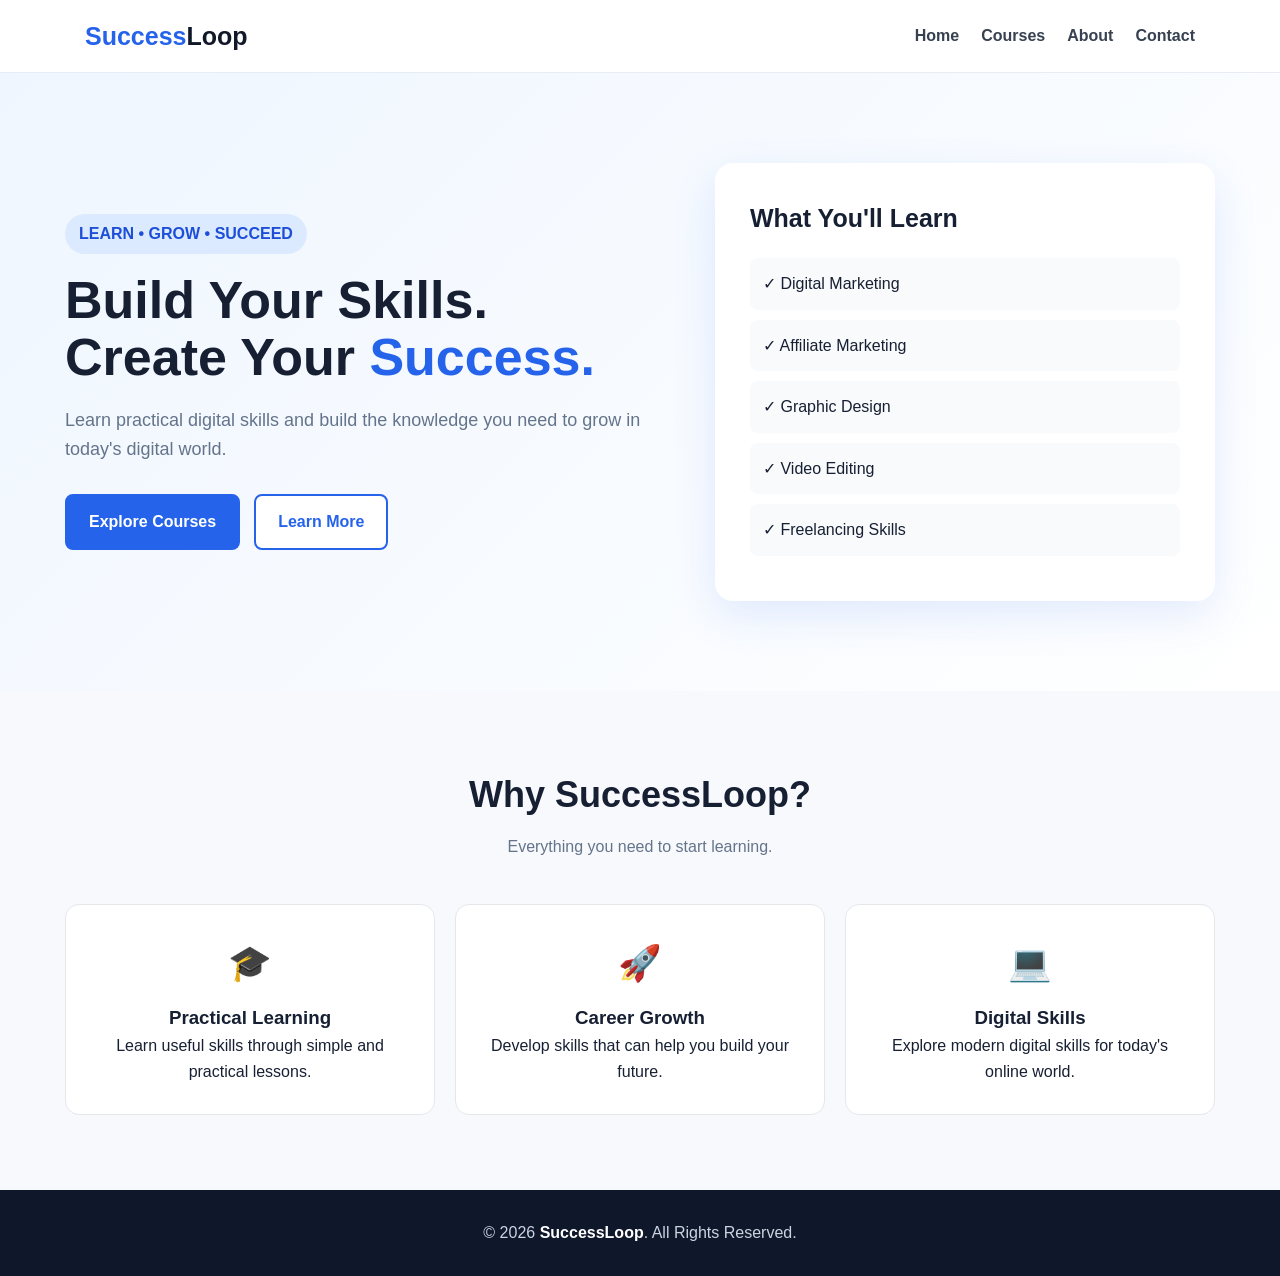
<file: Index.html>
<!DOCTYPE html>
<html lang="en">
<head>
<meta charset="UTF-8">
<meta name="viewport" content="width=device-width, initial-scale=1.0">

<title>SuccessLoop | Learn. Grow. Succeed.</title>

<style>
*{
  margin:0;
  padding:0;
  box-sizing:border-box;
}

html{
  scroll-behavior:smooth;
}

body{
  font-family:Arial, sans-serif;
  color:#172033;
  background:#f7f9fc;
  line-height:1.6;
}

a{
  text-decoration:none;
  color:inherit;
}

header{
  background:#ffffff;
  border-bottom:1px solid #e8edf5;
  position:sticky;
  top:0;
  z-index:1000;
}

.navbar{
  max-width:1150px;
  margin:auto;
  padding:16px 20px;
  display:flex;
  align-items:center;
  justify-content:space-between;
}

.logo{
  font-size:25px;
  font-weight:800;
  color:#2563eb;
}

.logo span{
  color:#111827;
}

nav{
  display:flex;
  gap:22px;
  align-items:center;
}

nav a{
  font-weight:600;
  color:#374151;
}

nav a:hover{
  color:#2563eb;
}

.menu{
  display:none;
  font-size:25px;
  cursor:pointer;
}

.hero{
  background:linear-gradient(135deg,#eff6ff,#ffffff);
  padding:90px 20px;
}

.hero-content{
  max-width:1150px;
  margin:auto;
  display:grid;
  grid-template-columns:1.2fr 1fr;
  gap:50px;
  align-items:center;
}

.badge{
  display:inline-block;
  background:#dbeafe;
  color:#1d4ed8;
  padding:7px 14px;
  border-radius:30px;
  font-weight:700;
  margin-bottom:18px;
}

.hero h1{
  font-size:52px;
  line-height:1.1;
  margin-bottom:20px;
}

.hero h1 span{
  color:#2563eb;
}

.hero p{
  color:#64748b;
  font-size:18px;
  margin-bottom:30px;
  max-width:600px;
}

.buttons{
  display:flex;
  gap:14px;
  flex-wrap:wrap;
}

.btn{
  display:inline-block;
  padding:13px 22px;
  border-radius:8px;
  font-weight:700;
  border:2px solid #2563eb;
  cursor:pointer;
}

.btn-primary{
  background:#2563eb;
  color:white;
}

.btn-primary:hover{
  background:#1d4ed8;
}

.btn-outline{
  color:#2563eb;
  background:white;
}

.btn-outline:hover{
  background:#eff6ff;
}

.hero-card{
  background:white;
  padding:35px;
  border-radius:18px;
  box-shadow:0 15px 45px rgba(37,99,235,.12);
}

.hero-card h3{
  font-size:25px;
  margin-bottom:20px;
}

.hero-card div{
  padding:13px;
  background:#f8fafc;
  border-radius:8px;
  margin-bottom:10px;
}

section{
  padding:75px 20px;
}

.container{
  max-width:1150px;
  margin:auto;
}

.section-title{
  text-align:center;
  margin-bottom:45px;
}

.section-title h2{
  font-size:36px;
  margin-bottom:10px;
}

.section-title p{
  color:#64748b;
}

.courses{
  display:grid;
  grid-template-columns:repeat(3,1fr);
  gap:25px;
}

.course{
  background:white;
  border:1px solid #e5e7eb;
  border-radius:15px;
  overflow:hidden;
  transition:.2s;
}

.course:hover{
  transform:translateY(-5px);
  box-shadow:0 15px 35px rgba(0,0,0,.08);
}

.course-top{
  padding:30px;
  background:#eff6ff;
}

.course-top h3{
  font-size:22px;
}

.course-body{
  padding:25px;
}

.course-body p{
  color:#64748b;
  margin-bottom:18px;
}

.price{
  font-size:24px;
  font-weight:800;
  margin-bottom:18px;
}

.features{
  display:grid;
  grid-template-columns:repeat(3,1fr);
  gap:20px;
}

.feature{
  background:white;
  padding:30px;
  border-radius:14px;
  border:1px solid #e5e7eb;
  text-align:center;
}

.feature-icon{
  font-size:35px;
  margin-bottom:12px;
}

.about{
  background:#111827;
  color:white;
}

.about p{
  color:#cbd5e1;
  max-width:750px;
  margin:0 auto 25px;
  text-align:center;
}

.contact-box{
  max-width:650px;
  margin:auto;
  background:white;
  padding:35px;
  border-radius:15px;
  box-shadow:0 10px 35px rgba(0,0,0,.07);
}

.form-group{
  margin-bottom:18px;
}

.form-group label{
  display:block;
  font-weight:700;
  margin-bottom:7px;
}

.form-group input,
.form-group textarea{
  width:100%;
  padding:13px;
  border:1px solid #d1d5db;
  border-radius:8px;
  font-size:15px;
}

.form-group textarea{
  min-height:120px;
  resize:vertical;
}

footer{
  background:#0f172a;
  color:#cbd5e1;
  text-align:center;
  padding:30px 20px;
}

footer strong{
  color:white;
}

.page{
  display:none;
  min-height:70vh;
}

.page.active{
  display:block;
}

.page-content{
  max-width:900px;
  margin:auto;
  padding:70px 20px;
}

.page-content h1{
  font-size:40px;
  margin-bottom:15px;
}

.page-content p{
  color:#64748b;
  margin-bottom:20px;
}

.course-detail{
  background:white;
  padding:30px;
  border-radius:15px;
  margin-top:25px;
  border:1px solid #e5e7eb;
}

.course-detail li{
  margin:10px 0 10px 20px;
}

@media(max-width:800px){

  nav{
    display:none;
    position:absolute;
    top:65px;
    left:0;
    width:100%;
    background:white;
    padding:20px;
    flex-direction:column;
    border-bottom:1px solid #ddd;
  }

  nav.show{
    display:flex;
  }

  .menu{
    display:block;
  }

  .hero-content{
    grid-template-columns:1fr;
  }

  .hero h1{
    font-size:40px;
  }

  .courses{
    grid-template-columns:1fr;
  }

  .features{
    grid-template-columns:1fr;
  }
}
</style>
</head>

<body>

<header>
  <div class="navbar">

    <a href="#home" class="logo">Success<span>Loop</span></a>

    <div class="menu" onclick="toggleMenu()">☰</div>

    <nav id="nav">
      <a href="#home" onclick="closeMenu()">Home</a>
      <a href="#courses" onclick="closeMenu()">Courses</a>
      <a href="#about" onclick="closeMenu()">About</a>
      <a href="#contact" onclick="closeMenu()">Contact</a>
    </nav>

  </div>
</header>


<!-- HOME -->

<div id="home" class="page active">

<section class="hero">

<div class="hero-content">

<div>

<span class="badge">LEARN • GROW • SUCCEED</span>

<h1>
Build Your Skills.<br>
Create Your <span>Success.</span>
</h1>

<p>
Learn practical digital skills and build the knowledge
you need to grow in today's digital world.
</p>

<div class="buttons">

<a href="#courses" class="btn btn-primary">
Explore Courses
</a>

<a href="#about" class="btn btn-outline">
Learn More
</a>

</div>

</div>


<div class="hero-card">

<h3>What You'll Learn</h3>

<div>✓ Digital Marketing</div>
<div>✓ Affiliate Marketing</div>
<div>✓ Graphic Design</div>
<div>✓ Video Editing</div>
<div>✓ Freelancing Skills</div>

</div>

</div>

</section>


<section id="features">

<div class="container">

<div class="section-title">
<h2>Why SuccessLoop?</h2>
<p>Everything you need to start learning.</p>
</div>

<div class="features">

<div class="feature">
<div class="feature-icon">🎓</div>
<h3>Practical Learning</h3>
<p>Learn useful skills through simple and practical lessons.</p>
</div>

<div class="feature">
<div class="feature-icon">🚀</div>
<h3>Career Growth</h3>
<p>Develop skills that can help you build your future.</p>
</div>

<div class="feature">
<div class="feature-icon">💻</div>
<h3>Digital Skills</h3>
<p>Explore modern digital skills for today's online world.</p>
</div>

</div>

</div>

</section>

</div>


<!-- COURSES -->

<div id="courses" class="page">

<section>

<div class="container">

<div class="section-title">
<h2>Our Courses</h2>
<p>Choose a skill and start learning.</p>
</div>

<div class="courses">


<div class="course">

<div class="course-top">
<h3>Digital Marketing</h3>
</div>

<div class="course-body">

<p>
Learn the fundamentals of digital marketing,
social media and online promotion.
</p>

<div class="price">₹799</div>

<a href="#digital-marketing" class="btn btn-primary">
View Course
</a>

</div>
</div>


<div class="course">

<div class="course-top">
<h3>Affiliate Marketing</h3>
</div>

<div class="course-body">

<p>
Understand affiliate marketing and how online
promotion works.
</p>

<div class="price">₹799</div>

<a href="#affiliate-marketing" class="btn btn-primary">
View Course
</a>

</div>
</div>


<div class="course">

<div class="course-top">
<h3>Video Editing</h3>
</div>

<div class="course-body">

<p>
Learn the basics of creating engaging videos
for digital platforms.
</p>

<div class="price">₹799</div>

<a href="#video-editing" class="btn btn-primary">
View Course
</a>

</div>
</div>


</div>

</div>

</section>

</div>


<!-- DIGITAL MARKETING -->

<div id="digital-marketing" class="page">

<div class="page-content">

<a href="#courses" class="btn btn-outline">← Back to Courses</a>

<h1>Digital Marketing</h1>

<p>
Learn the fundamentals of digital marketing and
understand how businesses promote themselves online.
</p>

<div class="course-detail">

<h2>Course Includes</h2>

<ul>
<li>Digital Marketing Fundamentals</li>
<li>Social Media Marketing</li>
<li>Content Marketing</li>
<li>Basic SEO Concepts</li>
<li>Online Promotion Strategies</li>
</ul>

<br>

<a href="#enroll" class="btn btn-primary">
Enroll Now
</a>

</div>

</div>

</div>


<!-- AFFILIATE -->

<div id="affiliate-marketing" class="page">

<div class="page-content">

<a href="#courses" class="btn btn-outline">← Back to Courses</a>

<h1>Affiliate Marketing</h1>

<p>
Learn the fundamentals of affiliate marketing and
how affiliate promotion works.
</p>

<div class="course-detail">

<h2>Course Includes</h2>

<ul>
<li>Affiliate Marketing Basics</li>
<li>Understanding Affiliate Programs</li>
<li>Content & Promotion</li>
<li>Audience Building</li>
<li>Basic Conversion Concepts</li>
</ul>

<br>

<a href="#enroll" class="btn btn-primary">
Enroll Now
</a>

</div>

</div>

</div>


<!-- VIDEO EDITING -->

<div id="video-editing" class="page">

<div class="page-content">

<a href="#courses" class="btn btn-outline">← Back to Courses</a>

<h1>Video Editing</h1>

<p>
Learn the basics of editing videos for social media
and digital platforms.
</p>

<div class="course-detail">

<h2>Course Includes</h2>

<ul>
<li>Video Editing Fundamentals</li>
<li>Cutting & Trimming</li>
<li>Text & Captions</li>
<li>Transitions</li>
<li>Social Media Video Basics</li>
</ul>

<br>

<a href="#enroll" class="btn btn-primary">
Enroll Now
</a>

</div>

</div>

</div>


<!-- ABOUT -->

<div id="about" class="page">

<section class="about">

<div class="container">

<div class="section-title">

<h2>About SuccessLoop</h2>

</div>

<p>
SuccessLoop is an online learning platform focused on
practical digital skills. Our goal is to make learning
simple, useful and accessible.
</p>

<div style="text-align:center">

<a href="#courses" class="btn btn-primary">
Explore Courses
</a>

</div>

</div>

</section>

</div>


<!-- CONTACT -->

<div id="contact" class="page">

<section>

<div class="container">

<div class="section-title">

<h2>Contact Us</h2>

<p>Have a question? Send us a message.</p>

</div>

<div class="contact-box">

<form onsubmit="sendMessage(event)">

<div class="form-group">
<label>Name</label>
<input type="text" id="name" required>
</div>

<div class="form-group">
<label>Email</label>
<input type="email" id="email" required>
</div>

<div class="form-group">
<label>Message</label>
<textarea id="message" required></textarea>
</div>

<button class="btn btn-primary" type="submit">
Send Message
</button>

</form>

</div>

</div>

</section>

</div>


<!-- ENROLL -->

<div id="enroll" class="page">

<div class="page-content">

<h1>Enroll Now</h1>

<p>
Enter your details to continue with enrollment.
</p>

<div class="contact-box">

<form onsubmit="enrollUser(event)">

<div class="form-group">
<label>Full Name</label>
<input type="text" id="enrollName" required>
</div>

<div class="form-group">
<label>Email</label>
<input type="email" id="enrollEmail" required>
</div>

<div class="form-group">
<label>Phone Number</label>
<input type="tel" id="enrollPhone" required>
</div>

<button class="btn btn-primary" type="submit">
Continue
</button>

</form>

</div>

</div>

</div>


<footer>

<p>
© 2026 <strong>SuccessLoop</strong>. All Rights Reserved.
</p>

</footer>


<script>

function toggleMenu(){

  document.getElementById("nav").classList.toggle("show");

}

function closeMenu(){

  document.getElementById("nav").classList.remove("show");

}


function showPage(){

  let hash = window.location.hash || "#home";

  document.querySelectorAll(".page").forEach(function(page){

    page.classList.remove("active");

  });

  let target = document.querySelector(hash);

  if(target && target.classList.contains("page")){

    target.classList.add("active");

  }
  else{

    document.getElementById("home").classList.add("active");

  }

  window.scrollTo(0,0);

}


window.addEventListener("hashchange", showPage);

window.addEventListener("load", showPage);


function sendMessage(event){

  event.preventDefault();

  let name = document.getElementById("name").value;

  alert("Thank you, " + name + "! Your message has been received.");

  event.target.reset();

}


function enrollUser(event){

  event.preventDefault();

  let name = document.getElementById("enrollName").value;

  alert(
    "Thank you " + name +
    "! Your enrollment details have been submitted."
  );

  event.target.reset();

}

</script>

</body>
  </html>
</file>
